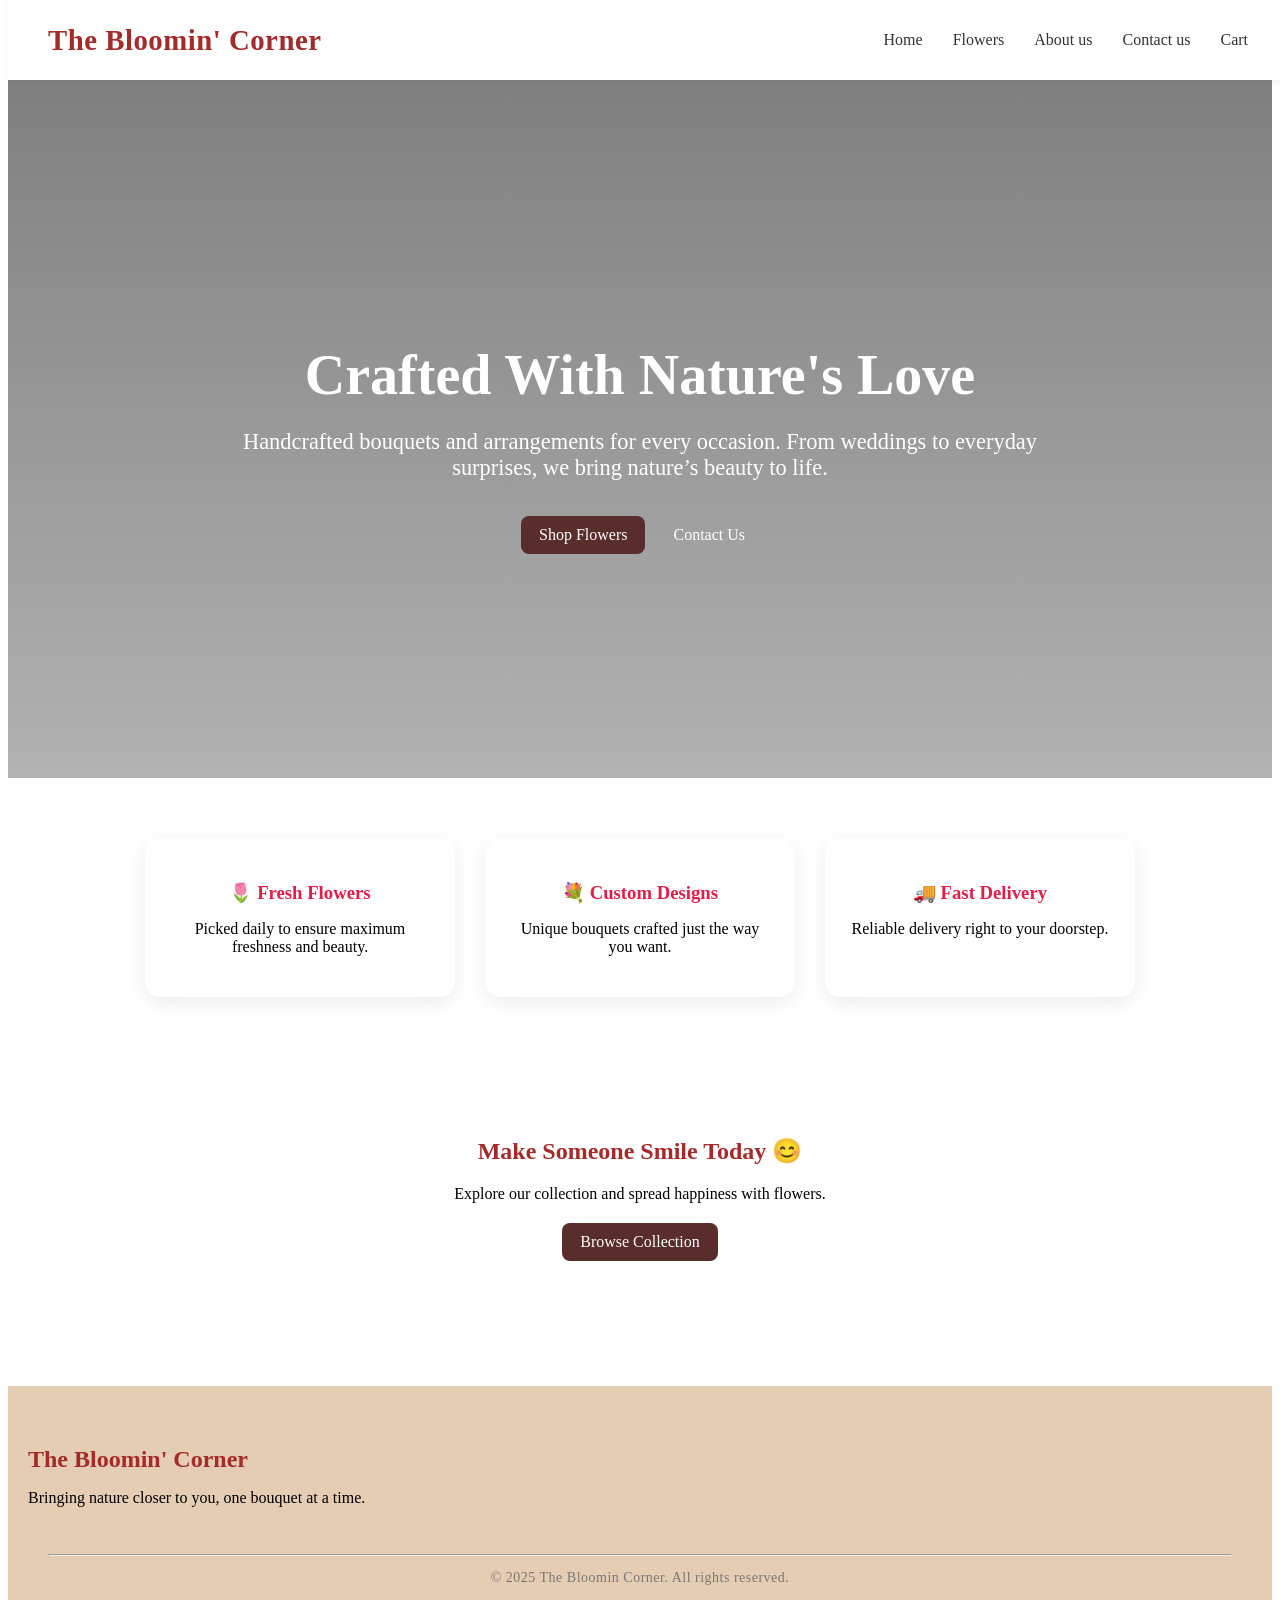
<file: index.html>
<!DOCTYPE html>
<html lang="en">
<head>
<title>The Bloomin' Corner</title>
<link rel="stylesheet" href="style.css">
</head>

<body>

<!-- HEADER -->
<header>
<nav>
<div class="logo">The Bloomin' Corner</div>
<ul>
<li><a href="index.html">Home</a></li>
<li><a href="flowers.html">Flowers</a></li>
<li><a href="about.html">About us</a></li>
<li><a href="contact.html">Contact us</a></li>
<li><a href="cart.html">Cart</a></li>
</ul>
</nav>
</header>

<!-- HERO SECTION -->
<section class="hero">
<div class="hero-content">
<h1>Crafted With Nature's Love</h1>
<p>
Handcrafted bouquets and arrangements for every occasion.  
From weddings to everyday surprises, we bring nature’s beauty to life.
</p>

<a href="flowers.html" class="btn btn-primary">Shop Flowers</a>
<a href="contact.html" class="btn btn-outline">Contact Us</a>
</div>
</section>

<!-- FEATURES SECTION -->
<section class="features">

<div class="feature-box">
<h3>🌷 Fresh Flowers</h3>
<p>Picked daily to ensure maximum freshness and beauty.</p>
</div>

<div class="feature-box">
<h3>💐 Custom Designs</h3>
<p>Unique bouquets crafted just the way you want.</p>
</div>

<div class="feature-box">
<h3>🚚 Fast Delivery</h3>
<p>Reliable delivery right to your doorstep.</p>
</div>

</section>
<section style="text-align:center; padding:60px 20px;">
<h2 style="color:brown; font-size:2;">Make Someone Smile Today 😊</h2>
<p style="margin:15px 0; font-size:1.1;">
Explore our collection and spread happiness with flowers.
</p>
<a href="flowers.html" class="btn btn-primary">Browse Collection</a>
</section>
<footer>
<div class="footer-content">
<div class="footer-brand">The Bloomin' Corner</div>
<p>Bringing nature closer to you, one bouquet at a time.</p>
</div>
<div class="footer-bottom">
<hr>
<p>© 2025 The Bloomin Corner. All rights reserved.</p>
</div>
</footer>
</body>
</html>
</file>
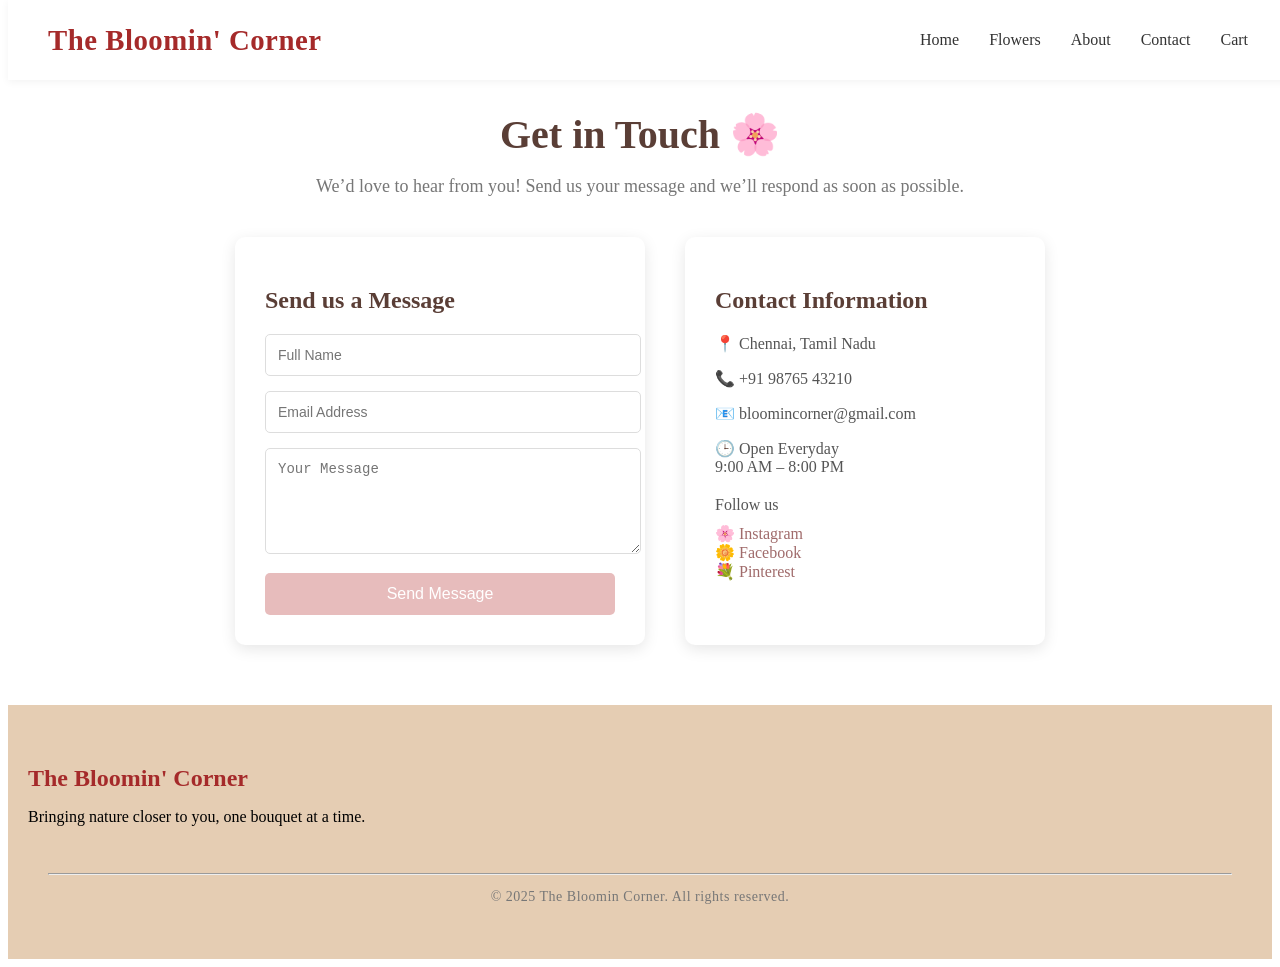
<file: contact.html>
<!DOCTYPE html>
<html>
<head>
<title>Contact | The Bloomin Corner</title>
<link rel="stylesheet" href="style.css">
<script src="script.js"></script>
</head>

<body>

<header>
<nav>
<div class="logo">The Bloomin' Corner</div>
<ul>
<li><a href="index.html">Home</a></li>
<li><a href="flowers.html">Flowers</a></li>
<li><a href="about.html">About</a></li>
<li><a href="contact.html">Contact</a></li>
<li><a href="cart.html">Cart</a></li>
</ul>
</nav>
</header>

<main class="contact-page">

<section class="contact-header">
<h1>Get in Touch 🌸</h1>
<p>We’d love to hear from you! Send us your message and we’ll respond as soon as possible.</p>
</section>

<div class="contact-container">

<div class="contact-box">
<h2>Send us a Message</h2>

<form onsubmit="return validateForm()">

<input type="text" id="name" placeholder="Full Name" required>

<input type="email" id="email" placeholder="Email Address" required>

<textarea id="message" placeholder="Your Message" rows="5" required></textarea>

<button type="submit">Send Message</button>

</form>
</div>

<div class="contact-info">

<h2>Contact Information</h2>

<p>📍 Chennai, Tamil Nadu</p>

<p>📞 +91 98765 43210</p>

<p>📧 bloomincorner@gmail.com</p>

<p>🕒 Open Everyday<br>9:00 AM – 8:00 PM</p>

<div class="socials">
<p>Follow us</p>
<span>🌸 Instagram</span><br>
<span>🌼 Facebook</span><br>
<span>💐 Pinterest</span>
</div>

</div>

</div>

</main>
<footer>
<div class="footer-content">
<div class="footer-brand">The Bloomin' Corner</div>
<p>Bringing nature closer to you, one bouquet at a time.</p>
</div>
<div class="footer-bottom">
<hr>
<p>© 2025 The Bloomin Corner. All rights reserved.</p>
</div>
</footer>

</body>
</html>
</file>
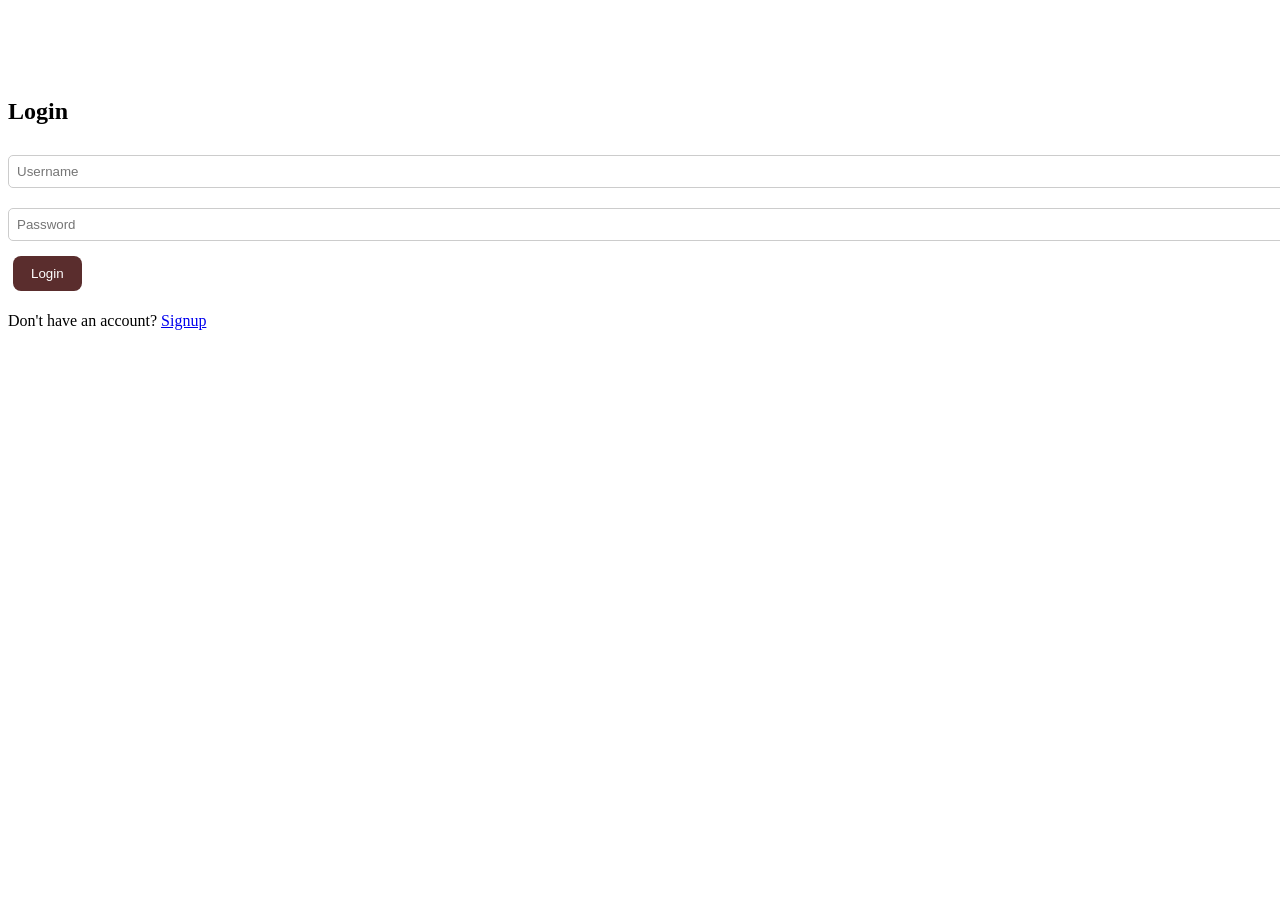
<file: flowers.html>
<!DOCTYPE html>
<html>
<head>
<title>Flowers</title>
<link rel="stylesheet" href="style.css">
<script src="script.js"></script>
</head>

<body onload="checkLogin()">
<header>
<nav>
<div class="logo">The Bloomin' Corner</div>
<ul>
<li><a href="index.html">Home</a></li>
<li><a href="flowers.html">Flowers</a></li>
<li><a href="about.html">About</a></li>
<li><a href="contact.html">Contact</a></li>
<li><a href="cart.html">Cart</a></li>
</ul>
</nav>
</header>

<div class="container">
<h2>Our Flowers</h2>

<div class="flowers-grid">

<!-- 1 -->
<div class="flower-card">
<img src="https://tse4.mm.bing.net/th/id/OIP.lw3WagSrTtIj-QrB9AJQNgHaHa">
<div class="flower-info">
<h3>Romance Rose Bouquet</h3>
<p class="price">Rs.2000</p>
<input type="number" min="1" value="1" id="qty1" class="qty">
<input type="text" placeholder="Custom message (optional)" id="msg1" class="msg">
<button onclick="addToCart('Romance Rose Bouquet',2000,
document.getElementById('qty1').value,
document.getElementById('msg1').value)" 
class="btn btn-primary">Add to Cart</button>
</div>
</div>

<!-- 2 -->
<div class="flower-card">
<img src="https://i.etsystatic.com/33606481/r/il/22d932/3583538922/il_1140xN.3583538922_bjg4.jpg">
<div class="flower-info">
<h3>Wedding Bliss</h3>
<p class="price">Rs.3500</p>
<input type="number" min="1" value="1" id="qty2" class="qty">
<input type="text" placeholder="Custom message (optional)" id="msg2" class="msg">
<button onclick="addToCart('Wedding Bliss',3500,
document.getElementById('qty2').value,
document.getElementById('msg2').value)" 
class="btn btn-primary">Add to Cart</button>
</div>
</div>

<!-- 3 -->
<div class="flower-card">
<img src="https://i.etsystatic.com/iap/29e902/6727507371/iap_600x600.6727507371_fxikqh0l.jpg">
<div class="flower-info">
<h3>Wildflower Dreams</h3>
<p class="price">Rs.2000</p>
<input type="number" min="1" value="1" id="qty3" class="qty">
<input type="text" placeholder="Custom message (optional)" id="msg3" class="msg">
<button onclick="addToCart('Wildflower Dreams',2000,
document.getElementById('qty3').value,
document.getElementById('msg3').value)" 
class="btn btn-primary">Add to Cart</button>
</div>
</div>

<!-- 4 -->
<div class="flower-card">
<img src="https://hobbyfloristkl.com/wp-content/uploads/2022/07/Jeannie-800-Mixed-Tulip-Bouquet-KL-01-01-1024x1024.jpeg">
<div class="flower-info">
<h3>Tulip Garden</h3>
<p class="price">Rs.3500</p>
<input type="number" min="1" value="1" id="qty4" class="qty">
<input type="text" placeholder="Custom message (optional)" id="msg4" class="msg">
<button onclick="addToCart('Tulip Garden',3500,
document.getElementById('qty4').value,
document.getElementById('msg4').value)" 
class="btn btn-primary">Add to Cart</button>
</div>
</div>

<!-- 5 -->
<div class="flower-card">
<img src="https://www.lsflowerdesign.com.au/wp-content/uploads/2020/02/Sunflower-bouquet-e1714645767566.jpeg">
<div class="flower-info">
<h3>Sunny Delight</h3>
<p class="price">Rs.2000</p>
<input type="number" min="1" value="1" id="qty5" class="qty">
<input type="text" placeholder="Custom message (optional)" id="msg5" class="msg">
<button onclick="addToCart('Sunny Delight',2000,
document.getElementById('qty5').value,
document.getElementById('msg5').value)" 
class="btn btn-primary">Add to Cart</button>
</div>
</div>

<!-- 6 -->
<div class="flower-card">
<img src="https://images.squarespace-cdn.com/content/v1/5ba23f5f45776edaf764b6d6/09cf2ace-e24d-4be4-aada-905df28c073f/Close+up+detail+of+Spring+bridal+bouquet.jpg">
<div class="flower-info">
<h3>Spring Mix</h3>
<p class="price">Rs.2000</p>
<input type="number" min="1" value="1" id="qty6" class="qty">
<input type="text" placeholder="Custom message (optional)" id="msg6" class="msg">
<button onclick="addToCart('Spring Mix',2000,
document.getElementById('qty6').value,
document.getElementById('msg6').value)" 
class="btn btn-primary">Add to Cart</button>
</div>
</div>

<!-- 7 -->
<div class="flower-card">
<img src="https://blacktulipflowers.in/wp-content/uploads/2024/01/You-rock-my-world-3.png">
<div class="flower-info">
<h3>Bloomin Symphony</h3>
<p class="price">Rs.2000</p>
<input type="number" min="1" value="1" id="qty7" class="qty">
<input type="text" placeholder="Custom message (optional)" id="msg7" class="msg">
<button onclick="addToCart('Bloomin Symphony',2000,
document.getElementById('qty7').value,
document.getElementById('msg7').value)" 
class="btn btn-primary">Add to Cart</button>
</div>
</div>

<!-- 8 -->
<div class="flower-card">
<img src="https://cdn1.igp.com/f_auto,q_auto,t_pnopt12prodlp/products/p-mauve-memoir-412293-m.jpg">
<div class="flower-info">
<h3>Mauve Memoir</h3>
<p class="price">Rs.2000</p>
<input type="number" min="1" value="1" id="qty8" class="qty">
<input type="text" placeholder="Custom message (optional)" id="msg8" class="msg">
<button onclick="addToCart('Mauve Memoir',2000,
document.getElementById('qty8').value,
document.getElementById('msg8').value)" 
class="btn btn-primary">Add to Cart</button>
</div>
</div>

</div> 

</div>

<h2><center>Customize Your Bouquet 🌸</center></h2>

<div class="custom-card">
<label>Select Flower:</label>
<select id="flowerType" onchange="updatePrice()">
<option value="500">Roses (Rs.500)</option>
<option value="400">Tulips (Rs.400)</option>
<option value="300">Sunflowers (Rs.300)</option>
<option value="350">Mixed Flowers (Rs.350)</option>
</select>

<label>Select Wrapper:</label>
<select id="wrapperType" onchange="updatePrice()">
<option value="100">Paper Wrap (Rs.100)</option>
<option value="200">Premium Wrap (Rs.200)</option>
<option value="300">Luxury Wrap (Rs.300)</option>
</select>

<label>Quantity:</label>
<input type="number" id="customQty" value="1" min="1">

<label>Custom Message:</label>
<input type="text" id="customMsg" placeholder="Write your note 💌">

<h3>Total Price: Rs.<span id="totalPrice">600</span></h3>

<button onclick="addCustomToCart()" class="btn btn-primary">
Add Custom Bouquet
</button>
</div>

<footer>
<div class="footer-content">
<div class="footer-brand">The Bloomin' Corner</div>
<p>Bringing nature closer to you, one bouquet at a time.</p>
</div>
<div class="footer-bottom">
<hr>
<p>© 2025 The Bloomin Corner. All rights reserved.</p>
</div>
</footer>

</body>
</html>
</file>
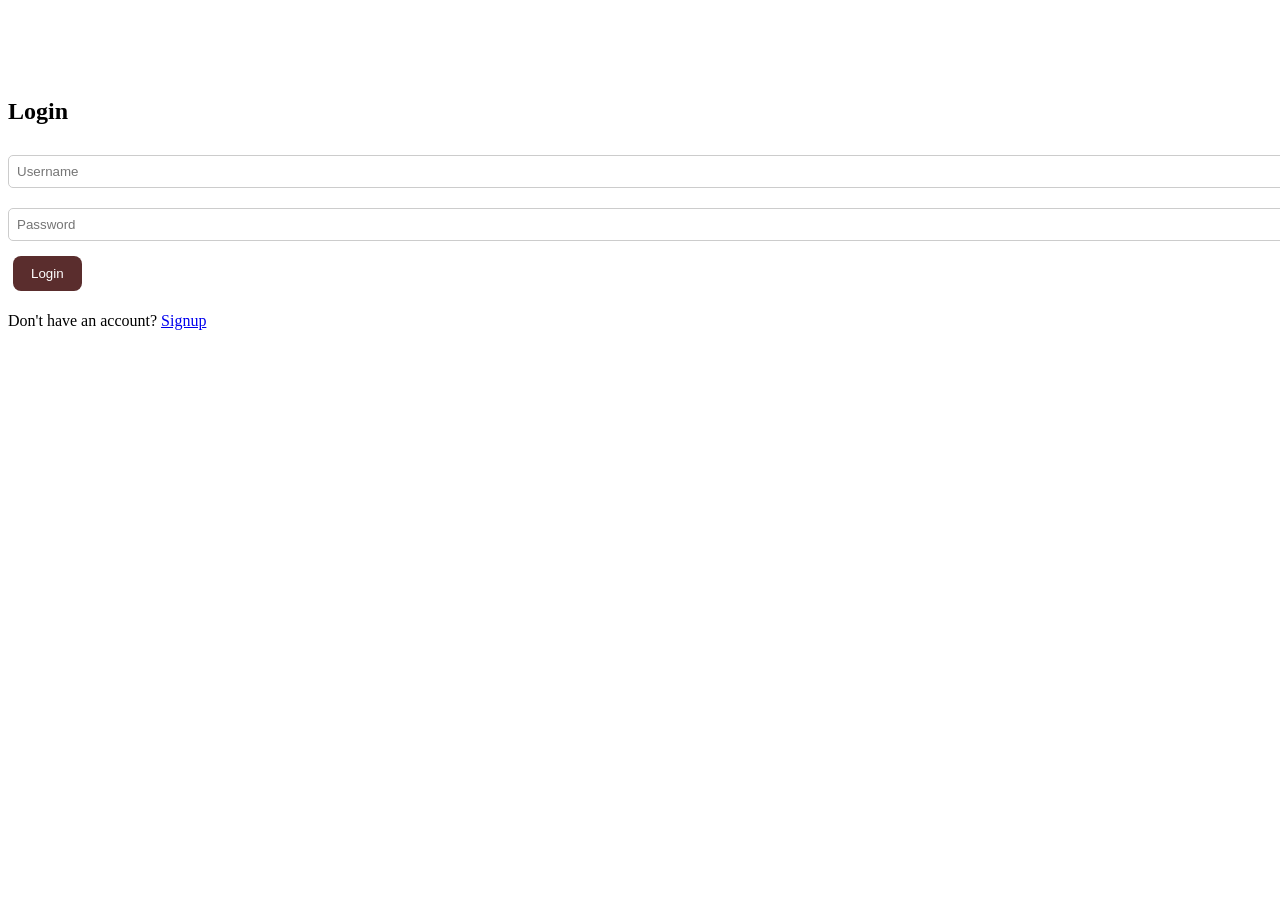
<file: login.html>
<!DOCTYPE html>
<html>
<head>
<title>Login</title>
<link rel="stylesheet" href="style.css">
<script src="script.js"></script>
</head>
<body>
<div class="login-box">
<h2>Login</h2>
<input type="text" id="loginUser" placeholder="Username">
<input type="password" id="loginPass" placeholder="Password">
<button onclick="login()" class="btn btn-primary">Login</button>
<p>Don't have an account? <a href="signup.html">Signup</a></p>
</div>

</body>
</html>
</file>
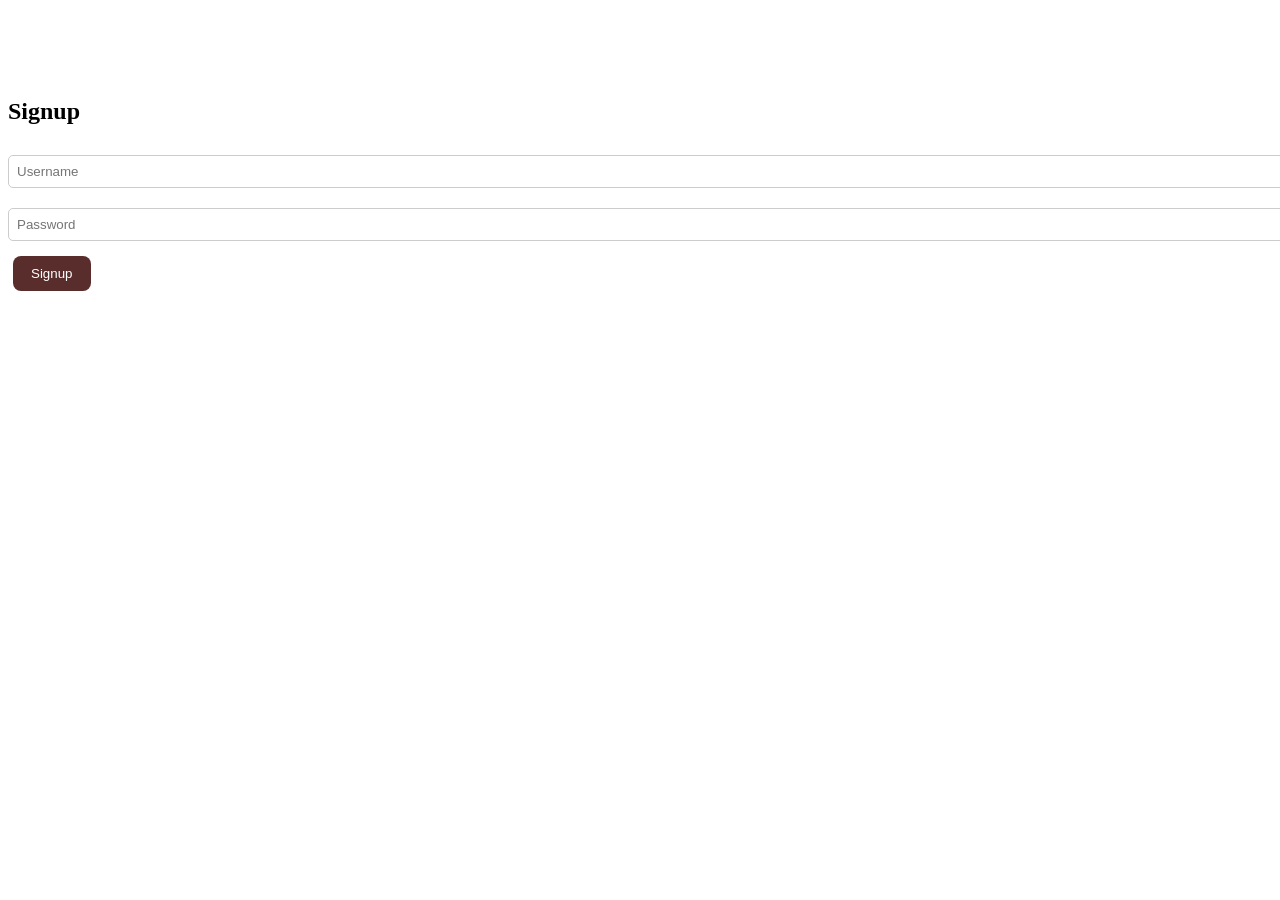
<file: signup.html>
<!DOCTYPE html>
<html>
<head>
<title>Signup</title>
<link rel="stylesheet" href="style.css">
<script src="script.js"></script>
</head>

<body>

<div class="login-box">
<h2>Signup</h2>

<input type="text" id="signupUser" placeholder="Username">
<input type="password" id="signupPass" placeholder="Password">

<button onclick="signup()" class="btn btn-primary">Signup</button>

</div>

</body>
</html>
</file>
<file: style.css>
/* HEADER */

header{
background:white;
position:fixed;
top:0;
width:100%;
box-shadow:0 2px 8px rgba(0,0,0,0.05);

}
body{
padding-top:70px;
}
nav{
max-width:1200px;
margin:auto;
padding:15px 40px;
display:flex;
justify-content:space-between;
align-items:center;
}

.logo{
font-size:1.8rem;
font-weight:bold;
color:brown;
letter-spacing:0.5px;
}

nav ul{
list-style:none;
display:flex;
gap:30px;
}

nav ul li a{
text-decoration:none;
color:#333;
font-weight:500;
}

nav ul li a:hover{
color:#e11d48;
}
/* HERO SECTION (INDEX PAGE) */

.hero{
height:700px;
background:linear-gradient(rgba(0,0,0,0.5),rgba(0,0,0,0.3)),
url("https://static.vecteezy.com/system/resources/thumbnails/032/426/292/small_2x/generative-ai-street-floral-shop-with-colorful-flowers-aesthetic-muted-colors-photo.jpg");
background-size:cover;
background-position:center;
display:flex;
justify-content:center;
align-items:center;
text-align:center;
color:white;
}

.hero-content{
max-width:800px;
padding:10px;
}

.hero-content h1{
font-size:3.5rem;
margin-bottom:10px;
font-weight:700;
}

.hero-content p{
font-size:1.4rem;
margin-bottom:30px;

}


/* BUTTONS */

.btn{
display:inline-block;
padding:12px 24px;
border-radius:8px;
text-decoration:none;
font-weight:500;
transition:0.3s;
margin:5px;
}

.btn-primary{
background:brown;
color:white;
}

.btn-primary:hover{
background:#8b3a3a;
transform:translateY(-2px);
}

.btn-outline{
border:2px solid white;
color:white;
}

.btn-outline:hover{
background:white;
color:#e11d48;
}
/* FOOTER */

footer{
background:#e5cdb3;
padding:60px 20px 20px;
margin-top:60px;
}

.footer-content{
max-width:1500px;
margin:auto;	
gap:40px;
}

.footer-brand{
font-size:1.5rem;
font-weight:bold;
color:brown;
margin-bottom:10px;
}
.footer-bottom{
text-align:center;
margin-top:20px;
padding-top:10px;
color:brown;
font-size:7;
}
/*Smooth animations */
*{
scroll-behavior:smooth;
}

/* NAVBAR HOVER EFFECT */
nav ul li a{
position:relative;
} 

nav ul li a::after{
content:"";
position:absolute;
width:0%;
height:2px;
background:#e11d48;
left:0;
bottom:-5px;
transition:0.3s;
}

nav ul li a:hover::after{
width:100%;
}

/* HERO ANIMATION */
.hero-content{
animation:fadeIn 1.5s ease-in-out;
}

@keyframes fadeIn{
from{
opacity:0;
transform:translateY(30px);
}
to{
opacity:1;
transform:translateY(0);
}
}

/*BUTTON GLOW EFFECT *
.btn-primary{
box-shadow:0 4px 15px rgba(139,58,58,0.4);
}

.btn-primary:hover{
box-shadow:0 6px 20px rgba(139,58,58,0.6);
}
*/
/*FEATURE SECTION  */
.features{
display:flex;
justify-content:center;
gap:30px;
padding:60px 20px;
background:#fff;
flex-wrap:wrap;
}

.feature-box{
background:#fff;
padding:25px;
border-radius:15px;
width:260px;
text-align:center;
box-shadow:0 5px 20px rgba(0,0,0,0.08);
transition:0.3s;
}

.feature-box:hover{
transform:translateY(-10px) scale(1.03);
}

.feature-box h3{
color:#e11d48;
margin-bottom:10px;
}


footer{
background:#e5cdb3;
padding:60px 20px 20px;
margin-top:60px;
}

.footer-bottom{
font-size:14px; 
letter-spacing:0.5px;
}



-----------------------------------------------------
/*ABOUT*/
.about-hero-content h1{
font-size:3rem;
margin-bottom:10px;
}

.about-hero-content p{
font-size:1.2rem;
opacity:0.95;
}

#company-intro{
padding:80px 20px;
background:#ffffff;
text-align:center;
}

#company-intro h2{
font-size:2.5rem;
margin-bottom:20px;
color:#1f2937;
}

.company-description{
max-width:900px;
margin:auto;
font-size:1.1rem;
line-height:1.8;
color:#555;
}
#mission-vision{
background:#f2e6d9;
padding:70px 20px;
}

.mission-grid{
display:grid;
grid-template-columns:repeat(auto-fit,minmax(300px,1fr));
gap:40px;
}

.mission-box,
.vision-box{

background:white;
padding:35px;

border-radius:12px;

box-shadow:0 4px 12px rgba(0,0,0,0.08);

transition:0.3s;
}

.mission-box:hover,
.vision-box:hover{
transform:translateY(-5px);
}

.mission-box h3,
.vision-box h3{
color:brown;
margin-bottom:10px;
font-size:1.5rem;
}

.mission-box p,
.vision-box p{
color:#555;
}
#core-values{
padding:80px 20px;
background:white;
text-align:center;
}

#core-values h2{
font-size:2.3rem;
margin-bottom:40px;
}

.values-grid{
display:grid;
grid-template-columns:repeat(auto-fit,minmax(250px,1fr));
gap:30px;
}

.value-card{

background:#fff7f1;

padding:30px;

border-radius:10px;

box-shadow:0 3px 10px rgba(0,0,0,0.07);

transition:0.3s;
}

.value-card:hover{
transform:translateY(-5px);
}

.value-card h3{
color:brown;
margin-bottom:10px;
}

.value-card p{
color:#555;
}
#business-stats{
background:#d8b48d;
padding:80px 20px;
}

.stats-grid{
display:grid;
grid-template-columns:repeat(auto-fit,minmax(200px,1fr));
gap:30px;
text-align:center;
}

.stat-card{
background:white;
padding:30px;
border-radius:12px;
box-shadow:0 4px 12px rgba(0,0,0,0.1);
}

.stat-card h2{
font-size:2.5rem;
color:#e11d48;
margin-bottom:5px;
}

.stat-card p{
color:#444;
}
#team-section{
padding:80px 20px;
background:#ffffff;
text-align:center;
}

#team-section h2{
font-size:2.3rem;
margin-bottom:40px;
}

.team-grid{
display:grid;
grid-template-columns:repeat(auto-fit,minmax(250px,1fr));
gap:40px;
}

.team-member{
background:white;
padding:20px;
border-radius:12px;
box-shadow:0 4px 12px rgba(0,0,0,0.08);
transition:0.3s;
}

.team-member:hover{
transform:translateY(-6px);
}

.team-member img{
width:100%;
height:250px;
object-fit:cover;
border-radius:10px;
margin-bottom:15px;
}

.team-member h3{
margin-bottom:5px;
}

.team-role{
color:#e11d48;
font-weight:500;
margin-bottom:10px;
}

.team-member p{
color:#555;
}
#customer-promise{
padding:80px 20px;
background:#f2e6d9;
}

.promise-box{
max-width:800px;
margin:auto;
text-align:center;
}

.promise-box h2{
font-size:2.3rem;
margin-bottom:20px;
color:brown;
}

.promise-box p{
font-size:1.1rem;
color:#555;
line-height:1.8;
}
@media(max-width:768px){

.about-hero-content h1{
font-size:2rem;
}

.mission-grid,
.values-grid,
.stats-grid,
.team-grid{
grid-template-columns:1fr;
}

}
---------------------------------------------------------------
/* CONTACT PAGE */
/* CONTACT PAGE */

.contact-page{
padding:60px 20px;
background:#fdf7f3;
min-height:80vh;
}

.contact-header{
text-align:center;
margin-bottom:40px;
}

.contact-header h1{
font-size:40px;
color:#5a3e36;
margin-bottom:10px;
}

.contact-header p{
color:#777;
font-size:18px;
}

/* container */

.contact-container{
display:flex;
justify-content:center;
gap:40px;
flex-wrap:wrap;
}

/* form box */

.contact-box{
background:white;
padding:30px;
border-radius:10px;
box-shadow:0 4px 15px rgba(0,0,0,0.1);
width:350px;
}

.contact-box h2{
margin-bottom:20px;
color:#5a3e36;
}

.contact-box input,
.contact-box textarea{
width:100%;
padding:12px;
margin-bottom:15px;
border-radius:5px;
border:1px solid #ddd;
font-size:14px;
}

.contact-box input:focus,
.contact-box textarea:focus{
outline:none;
border-color:#d6a6a6;
}

/* button */

.contact-box button{
width:100%;
padding:12px;
border:none;
background:#e7bcbc;
color:white;
font-size:16px;
border-radius:5px;
cursor:pointer;
transition:0.3s;
}

.contact-box button:hover{
background:#d79a9a;
}

/* contact info */

.contact-info{
background:white;
padding:30px;
border-radius:10px;
box-shadow:0 4px 15px rgba(0,0,0,0.1);
width:300px;
}

.contact-info h2{
margin-bottom:20px;
color:#5a3e36;
}

.contact-info p{
margin-bottom:10px;
color:#555;
}

.socials{
margin-top:20px;
}

.socials span{
color:#a06b6b;
cursor:pointer;
}

/* footer spacing */

.footer-bottom{
text-align:center;
padding:20px;
color:#777;
font-size:14px;
}
/* FLOWERS PAGE */

.container{
    max-width:1100px;
    margin:60px auto;
    padding:20px;
	text-align:center;
}

.container h2{
    text-align:center;
    margin-bottom:40px;
    font-size:32px;
    color:#5a2d2d;
}

.flowers-grid{
    display:grid;
    grid-template-columns: repeat(auto-fit, minmax(260px, 1fr));
    gap:25px;
    justify-items:center;
}

.flower-card{
    width:100%;
	max-width:260px;
    background:white;
    border-radius:15px;
    overflow:hidden;
    text-align:center;
    box-shadow:0 8px 20px rgba(0,0,0,0.15);
    transition:0.3s;
}

.flower-card:hover{
    transform:translateY(-10px) scale(1.03);
    box-shadow:0 15px 30px rgba(0,0,0,0.25);
}

.flower-card img{
    width:100%;
    height:200px;
    object-fit:cover;
    transition:0.3s;
}
.flower-card:hover img{
    transform:scale(1.05);
}
.flower-info{
    padding:15px;
}

.price{
    color:#b0302f;
    font-weight:bold;
    margin:10px 0;
}

.btn{
    padding:8px 14px;
    border:none;
    border-radius:5px;
    cursor:pointer;
}

.btn-primary{
    background:#5a2d2d;  /* dark brown theme */
    color:white;
    padding:10px 18px;
    border-radius:8px;
    transition:0.3s;
}

.btn-primary:hover{
    background:#3e1f1f;
    transform:translateY(-2px);
}
.qty, .msg {
	width:100%;
    box-sizing:border-box;
    margin:8px 0;
    padding:8px;
    border-radius:8px;
    border:1px solid #ccc;
    transition:0.3s;
}

.qty:focus, .msg:focus{
    border-color:#5a2d2d;
    outline:none;
}

.qty {
width: 60px;
text-align: center;
}


.custom-card{
    width:350px;
    margin:40px auto;
    padding:25px;
    background:white;
    border-radius:15px;
    box-shadow:0 10px 25px rgba(0,0,0,0.2);
}

.custom-card label{
display:block;
margin-top:10px;
font-weight:500;
}

.custom-card select,
.custom-card input{
width:100%;
padding:8px;
margin-top:5px;
border-radius:6px;
border:1px solid #ccc;
}
------------------------------------------------------------
/* CART */

#cartItems{
margin:20px 0;
list-style:none;
}

#cartItems li{
padding:10px;
border-bottom:1px solid #ddd;
}

.checkout-btn{
padding:10px 20px;
background:brown;
color:white;
border:none;
border-radius:5px;
cursor:pointer;
}

.checkout-btn:hover{
background:#8b3a3a;
}
------------------------------------------------------
.login-box{
width:300px;
margin:100px auto;
padding:25px;
background:white;
border-radius:10px;
box-shadow:0 5px 15px rgba(0,0,0,0.2);
text-align:center;
}

.login-box input{
width:100%;
margin:10px 0;
padding:8px;
border-radius:5px;
border:1px solid #ccc;
}
</file>
